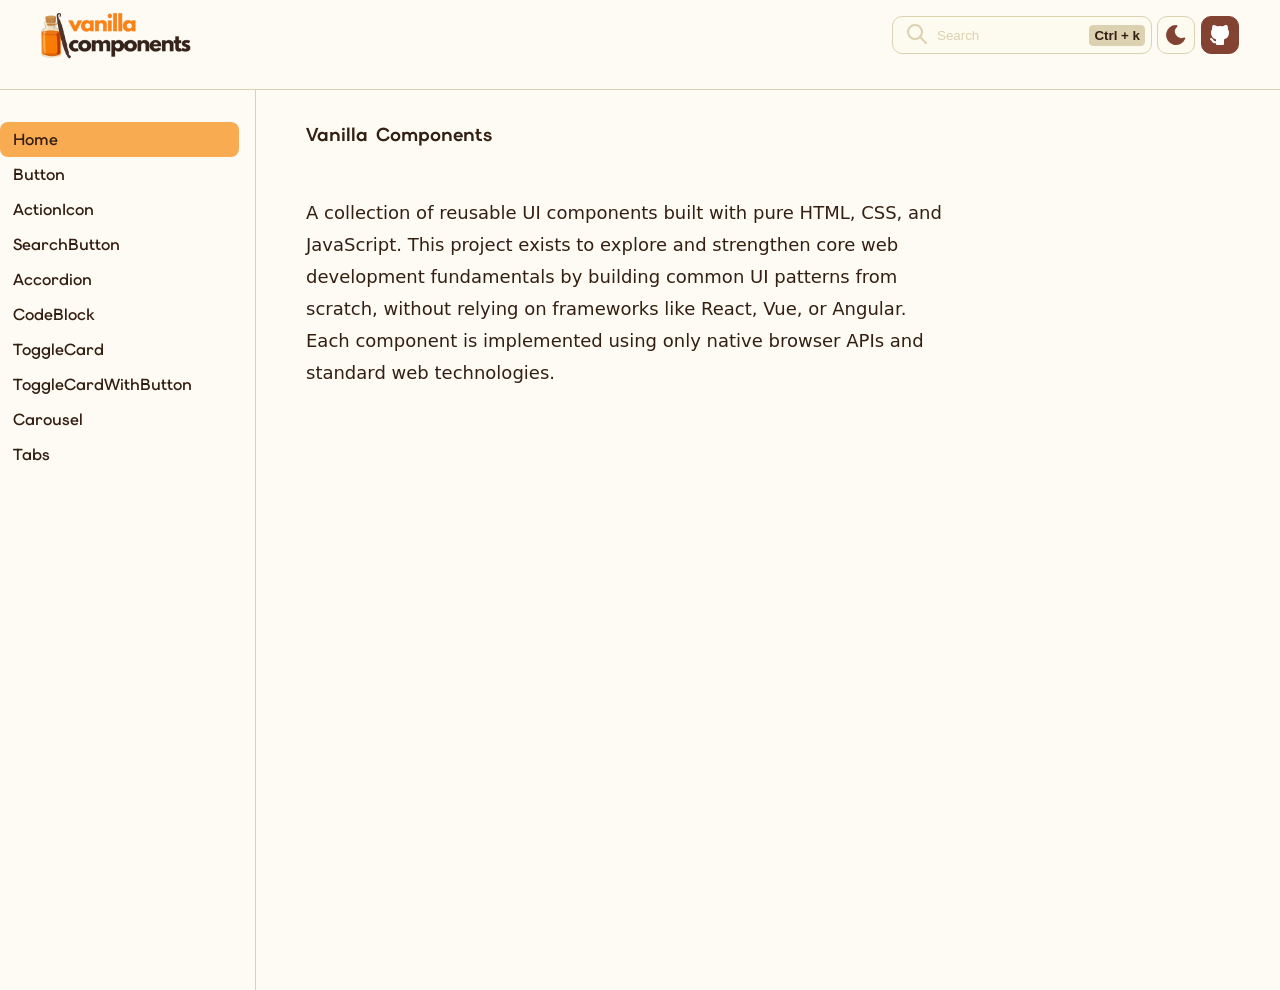
<file: index.html>
<!doctype html>
<html lang="en">
  <head>
    <meta charset="UTF-8" />
    <meta name="viewport" content="width=device-width, initial-scale=1.0" />
    <title>Vanilla Components</title>
    <script>document.documentElement.dataset.theme = localStorage.getItem("theme") || "0";</script>
    <link rel="stylesheet" href="styles.css" />
    <link rel="stylesheet" href="./components/ActionIcon/actionIcon.css" />
    <link rel="stylesheet" href="./components/Title/title.css" />
    <link rel="stylesheet" href="./components/SearchButton/searchButton.css" />
    <link rel="stylesheet" href="./components/NavList/navList.css" />
    <link rel="stylesheet" href="./components/SearchModal/searchModal.css" />
    <link rel="stylesheet" href="./components/ToggleCard/toggleCard.css" />

    <script src="app.js" type="module"></script>
    
  </head>
  <body>
    <main>
      <site-header class="site-header"></site-header>
      <div class="container">
        <site-sidebar class="sidebar"></site-sidebar>

        <site-mobile-menu> </site-mobile-menu>

        <section class="content" id="main-page">
          <article class="card">
            <h1 class="title">Vanilla Components</h1>
            <p class="text">
              A collection of reusable UI components built with pure HTML, CSS,
              and JavaScript. This project exists to explore and strengthen core
              web development fundamentals by building common UI patterns from
              scratch, without relying on frameworks like React, Vue, or
              Angular. Each component is implemented using only native browser
              APIs and standard web technologies.
            </p>
          </article>
          <site-search></site-search>
        </section>
      </div>
    </main>
  </body>
</html>
</file>
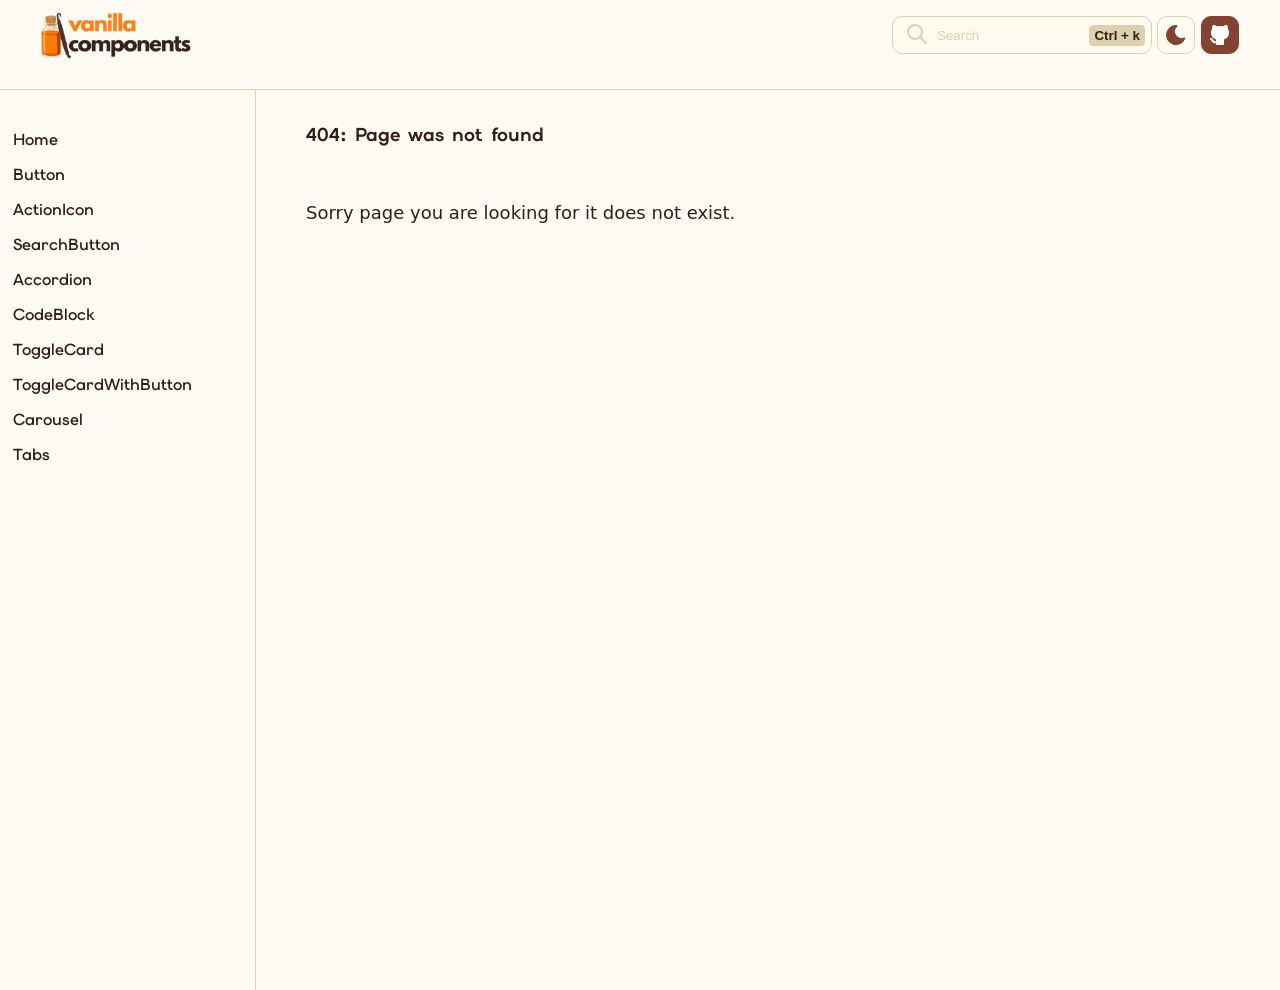
<file: components/index.html>
<!doctype html>
<html lang="en">
  <head>
    <meta charset="UTF-8" />
    <meta name="viewport" content="width=device-width, initial-scale=1.0" />
    <title>Vanilla Components</title>
    <script>document.documentElement.dataset.theme = localStorage.getItem("theme") || "0";</script>
    <link rel="stylesheet" href="../styles.css" />
    <link rel="stylesheet" href="./ActionIcon/actionIcon.css" />
    <link rel="stylesheet" href="./Title/title.css" />
    <link rel="stylesheet" href="./SearchButton/searchButton.css" />
    <link rel="stylesheet" href="./NavList/navList.css" />
    <link rel="stylesheet" href="./SearchModal/searchModal.css" />

    <script src="../app.js" type="module"></script>
  </head>
  <body>
    <main>
      <site-header class="site-header"></site-header>
      <div class="container">
        <site-sidebar class="sidebar"></site-sidebar>
        <site-mobile-menu> </site-mobile-menu>

        <section class="content">
          <article class="card">
            <h1 class="title">404: Page was not found</h1>
            <p class="text">
              Sorry page you are looking for it does not exist.
            </p>
          </article>
          <site-search></site-search>
        </section>
      </div>
    </main>
  </body>
</html>
</file>
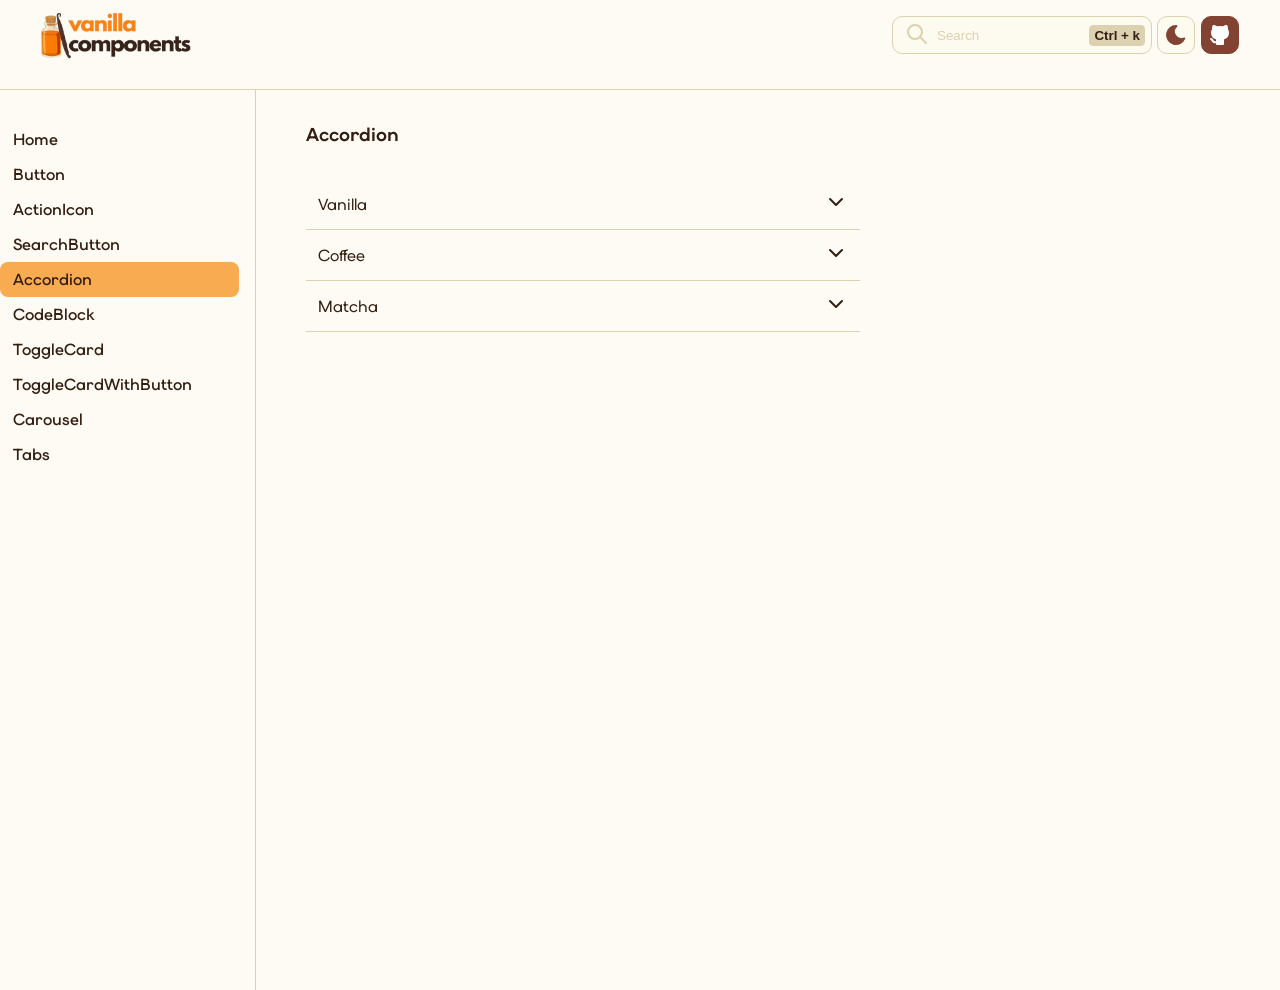
<file: components/Accordion/index.html>
<!doctype html>
<html lang="en">
  <head>
    <meta charset="UTF-8" />
    <meta name="viewport" content="width=device-width, initial-scale=1.0" />
    <title>Vanilla Components</title>
    <script>document.documentElement.dataset.theme = localStorage.getItem("theme") || "0";</script>
    <link rel="stylesheet" href="../../styles.css" />
    <link rel="stylesheet" href="../ActionIcon/actionIcon.css" />
    <link rel="stylesheet" href="../Title/title.css" />
    <link rel="stylesheet" href="../SearchButton/searchButton.css" />
    <link rel="stylesheet" href="../NavList/navList.css" />
    <link rel="stylesheet" href="../SearchModal/searchModal.css" />
    <link rel="stylesheet" href="./accordion.css" />
    

    <script src="../../app.js" type="module"></script>
    <script src="index.js" type="module"></script>
  </head>
  <body>
    <main>
      <site-header class="site-header"></site-header>
      <div class="container">
        <site-sidebar class="sidebar"></site-sidebar>
        <site-mobile-menu> </site-mobile-menu>

        <section class="content">
          <article class="card">
            <div class="accordion">
              <details class="accordion__detail">
                <summary class="accordion__summary">
                  <span class="accordion__title">🍵 Matcha</span>
                  <span class="accordion__icon"
                    ><svg
                      xmlns="http://www.w3.org/2000/svg"
                      width="20"
                      height="20"
                      viewBox="0 0 24 24"
                      fill="none"
                      stroke="currentColor"
                      stroke-width="2"
                      stroke-linecap="round"
                      stroke-linejoin="round"
                      class="icon icon-tabler icons-tabler-outline icon-tabler-chevron-down"
                    >
                      <path stroke="none" d="M0 0h24v24H0z" fill="none" />
                      <path d="M6 9l6 6l6 -6" /></svg
                  ></span>
                </summary>
                <p class="accordion__text">
                  A green powder made from ground green tea leaves that is used
                  to make tea and other beverages and as a flavoring agent.
                </p>
              </details>
              <details class="accordion__detail">
                <summary class="accordion__summary">
                  <span class="accordion__title">🍵 Matcha</span>
                  <span class="accordion__icon"
                    ><svg
                      xmlns="http://www.w3.org/2000/svg"
                      width="20"
                      height="20"
                      viewBox="0 0 24 24"
                      fill="none"
                      stroke="currentColor"
                      stroke-width="2"
                      stroke-linecap="round"
                      stroke-linejoin="round"
                      class="icon icon-tabler icons-tabler-outline icon-tabler-chevron-down"
                    >
                      <path stroke="none" d="M0 0h24v24H0z" fill="none" />
                      <path d="M6 9l6 6l6 -6" /></svg
                  ></span>
                </summary>
                <p class="accordion__text">
                  A green powder made from ground green tea leaves that is used
                  to make tea and other beverages and as a flavoring agent.
                </p>
              </details>
            </div>
          </article>
          <site-search></site-search>
        </section>
      </div>
    </main>
  </body>
</html>
</file>
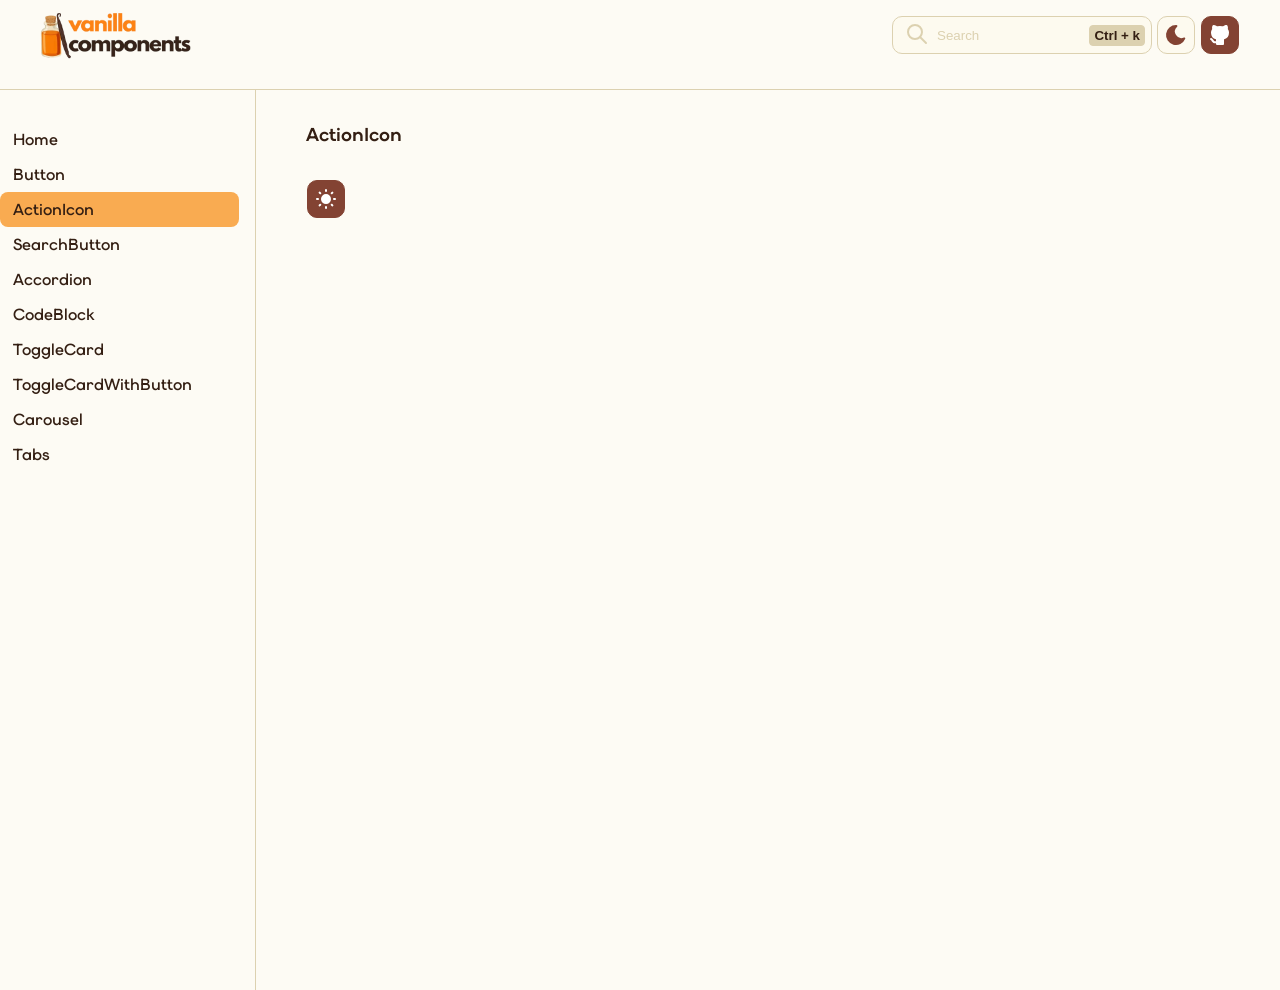
<file: components/ActionIcon/index.html>
<!doctype html>
<html lang="en">
  <head>
    <meta charset="UTF-8" />
    <meta name="viewport" content="width=device-width, initial-scale=1.0" />
    <title>Vanilla Components</title>
    <script>document.documentElement.dataset.theme = localStorage.getItem("theme") || "0";</script>
    <link rel="stylesheet" href="../../styles.css" />
    <link rel="stylesheet" href="./actionIcon.css" />
    <link rel="stylesheet" href="../Title/title.css" />
    <link rel="stylesheet" href="../SearchButton/searchButton.css" />
    <link rel="stylesheet" href="../NavList/navList.css" />
    <link rel="stylesheet" href="../SearchModal/searchModal.css" />

    <script src="../../app.js" type="module"></script>
    <script src="index.js" type="module"></script>
  </head>
  <body>
    <main>
      <site-header class="site-header"></site-header>
      <div class="container">
        <site-sidebar class="sidebar"></site-sidebar>
        <site-mobile-menu> </site-mobile-menu>

        <section class="content">
          <article class="card"></article>
          <site-search></site-search>
        </section>
      </div>
    </main>
  </body>
</html>
</file>
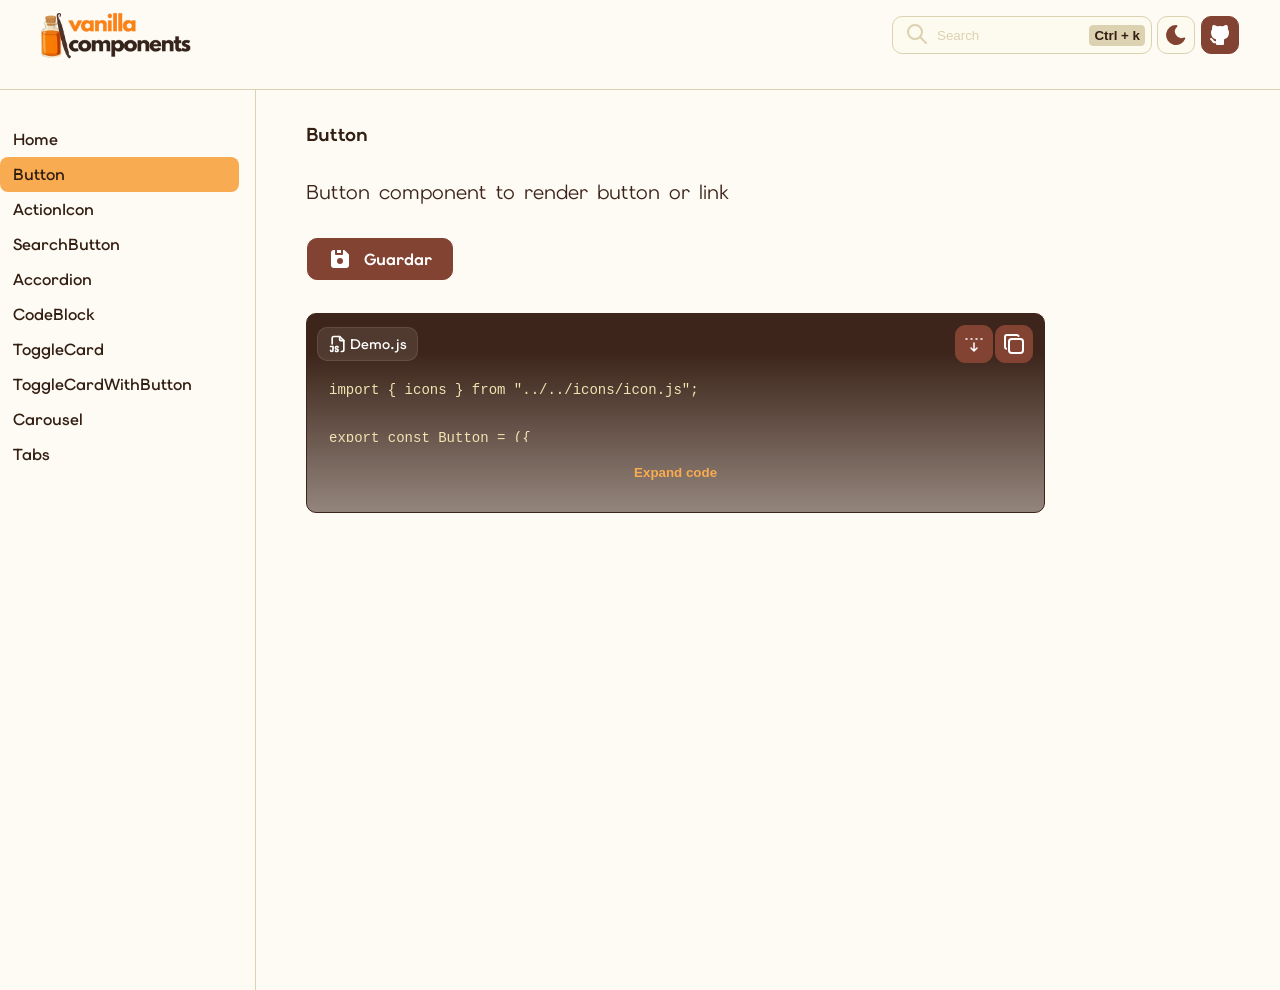
<file: components/Button/index.html>
<!doctype html>
<html lang="en">
  <head>
    <meta charset="UTF-8" />
    <meta name="viewport" content="width=device-width, initial-scale=1.0" />
    <title>Vanilla Components</title>
    <script>document.documentElement.dataset.theme = localStorage.getItem("theme") || "0";</script>
    <link rel="stylesheet" href="../../styles.css" />
    <link rel="stylesheet" href="./button.css" />
    <link rel="stylesheet" href="../ActionIcon/actionIcon.css" />
    <link rel="stylesheet" href="../Title/title.css" />
    <link rel="stylesheet" href="../Description/description.css" />
    <link rel="stylesheet" href="../SearchButton/searchButton.css" />
    <link rel="stylesheet" href="../NavList/navList.css" />
    <link rel="stylesheet" href="../SearchModal/searchModal.css" />
    <link rel="stylesheet" href="../CodeBlock/codeBlock.css">

    <script src="../../app.js" type="module"></script>
    <script src="index.js" type="module"></script>
  </head>
  <body>
    <main>
      <site-header class="site-header"></site-header>
      <div class="container">
        <site-sidebar class="sidebar"></site-sidebar>
        <site-mobile-menu> </site-mobile-menu>

        <section class="content">
          <article class="card"></article>
          <site-search></site-search>
        </section>
      </div>
    </main>
  </body>
</html>
</file>
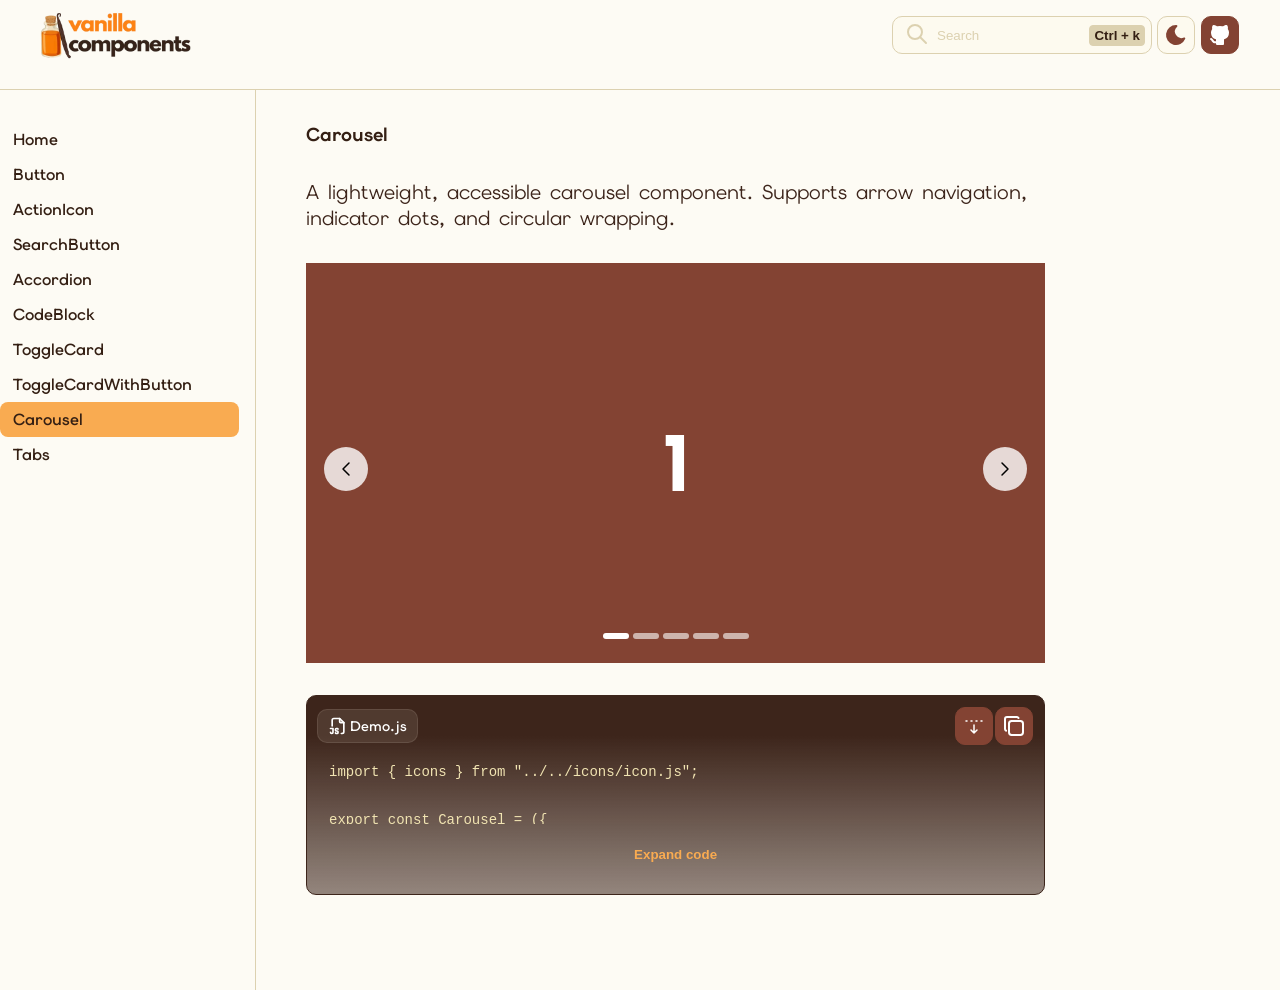
<file: components/Carousel/index.html>
<!doctype html>
<html lang="en">
  <head>
    <meta charset="UTF-8" />
    <meta name="viewport" content="width=device-width, initial-scale=1.0" />
    <title>Vanilla Components</title>
    <script>document.documentElement.dataset.theme = localStorage.getItem("theme") || "0";</script>
    <link rel="stylesheet" href="../../styles.css" />
    <link rel="stylesheet" href="./carousel.css" />
    <link rel="stylesheet" href="../ActionIcon/actionIcon.css" />
    <link rel="stylesheet" href="../Title/title.css" />
    <link rel="stylesheet" href="../Description/description.css" />
    <link rel="stylesheet" href="../SearchButton/searchButton.css" />
    <link rel="stylesheet" href="../NavList/navList.css" />
    <link rel="stylesheet" href="../SearchModal/searchModal.css" />
    <link rel="stylesheet" href="../CodeBlock/codeBlock.css" />

    <script src="../../app.js" type="module"></script>
    <script src="index.js" type="module"></script>
  </head>
  <body>
    <main>
      <site-header class="site-header"></site-header>
      <div class="container">
        <site-sidebar class="sidebar"></site-sidebar>
        <site-mobile-menu> </site-mobile-menu>

        <section class="content">
          <article class="card"></article>
          <site-search></site-search>
        </section>
      </div>
    </main>
  </body>
</html>
</file>
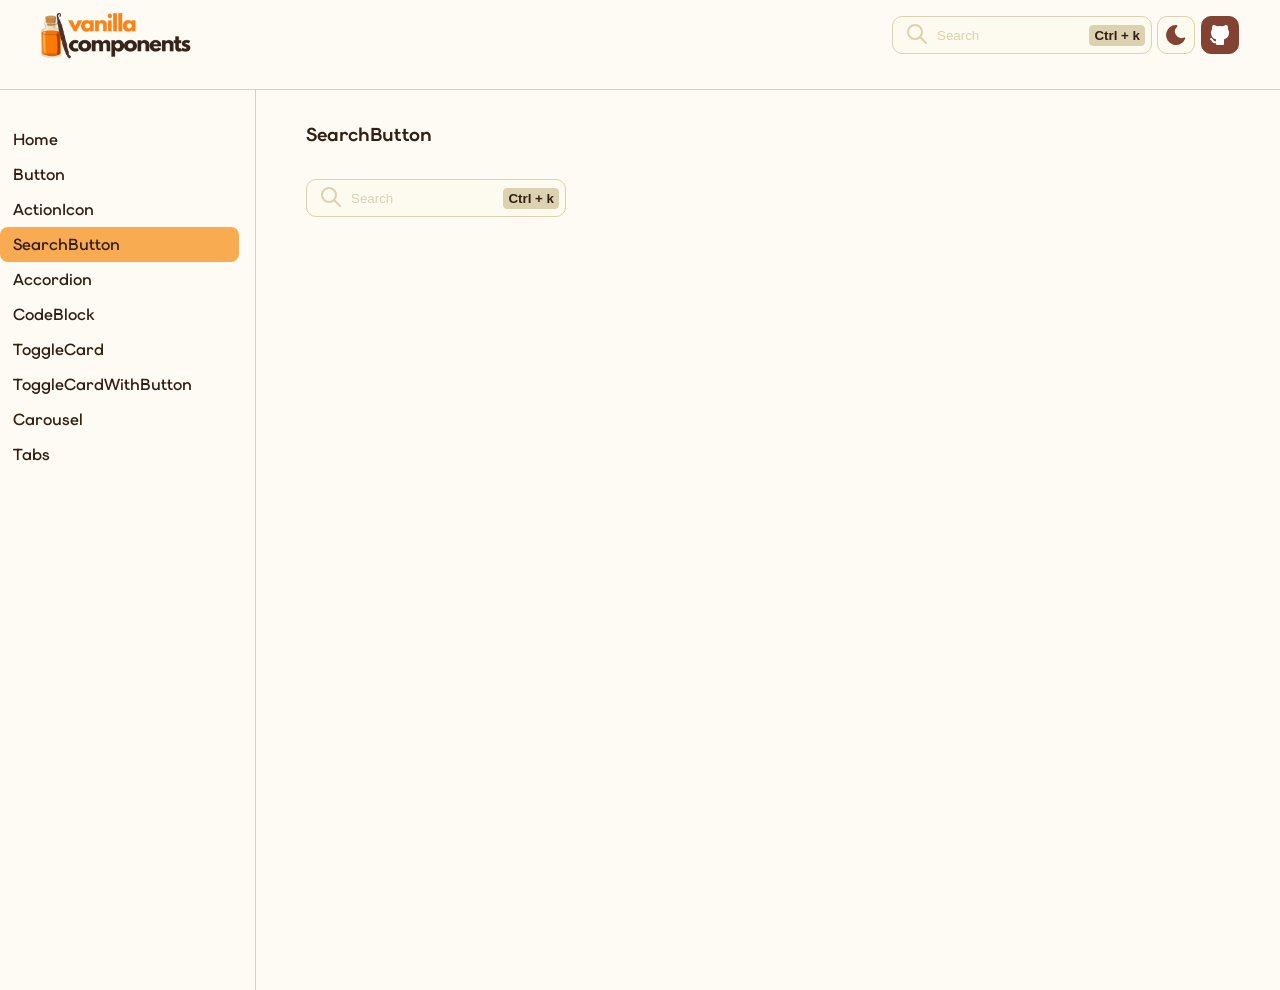
<file: components/SearchButton/index.html>
<!doctype html>
<html lang="en">
  <head>
    <meta charset="UTF-8" />
    <meta name="viewport" content="width=device-width, initial-scale=1.0" />
    <title>Vanilla Components</title>
    <script>document.documentElement.dataset.theme = localStorage.getItem("theme") || "0";</script>
    <link rel="stylesheet" href="../../styles.css" />
    <link rel="stylesheet" href="./searchButton.css" />
    <link rel="stylesheet" href="../ActionIcon/actionIcon.css" />
    <link rel="stylesheet" href="../Title/title.css" />
    <link rel="stylesheet" href="../NavList/navList.css" />
    <link rel="stylesheet" href="../SearchModal/searchModal.css" />

    <script src="../../app.js" type="module"></script>
    <script src="index.js" type="module"></script>
  </head>
  <body>
    <main>
      <site-header class="site-header"></site-header>
      <div class="container">
        <site-sidebar class="sidebar"></site-sidebar>
        <site-mobile-menu> </site-mobile-menu>

        <section class="content">
          <article class="card"></article>
          <site-search></site-search>
        </section>
      </div>
    </main>
  </body>
</html>
</file>
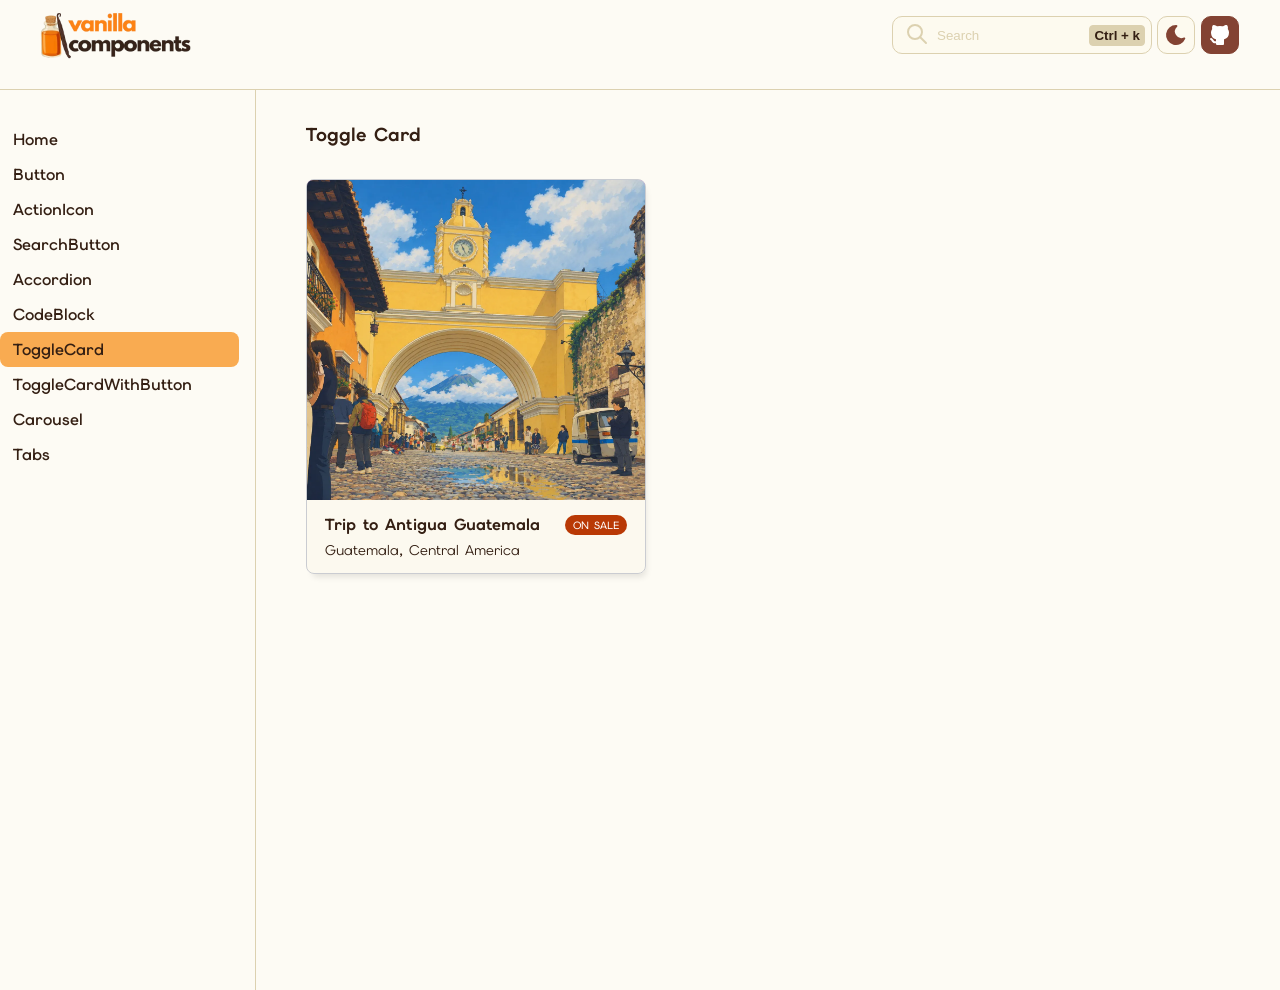
<file: components/ToggleCard/index.html>
<!doctype html>
<html lang="en">
  <head>
    <meta charset="UTF-8" />
    <meta name="viewport" content="width=device-width, initial-scale=1.0" />
    <title>Vanilla Components</title>
    <script>document.documentElement.dataset.theme = localStorage.getItem("theme") || "0";</script>
    <link rel="stylesheet" href="../../styles.css" />
    <link rel="stylesheet" href="../ActionIcon/actionIcon.css" />
    <link rel="stylesheet" href="../Title/title.css" />
    <link rel="stylesheet" href="../SearchButton/searchButton.css" />
    <link rel="stylesheet" href="../NavList/navList.css" />
    <link rel="stylesheet" href="../SearchModal/searchModal.css" />
    <link rel="stylesheet" href="./toggleCard.css" />

    <script src="../../app.js" type="module"></script>
    <script src="index.js" type="module"></script>
  </head>
  <body>
    <main>
      <site-header class="site-header"></site-header>
      <div class="container">
        <site-sidebar class="sidebar"></site-sidebar>
        <site-mobile-menu> </site-mobile-menu>

        <section class="content">
          <article class="card">
          </article>
          <site-search></site-search>
        </section>
      </div>
    </main>
  </body>
</html>
</file>
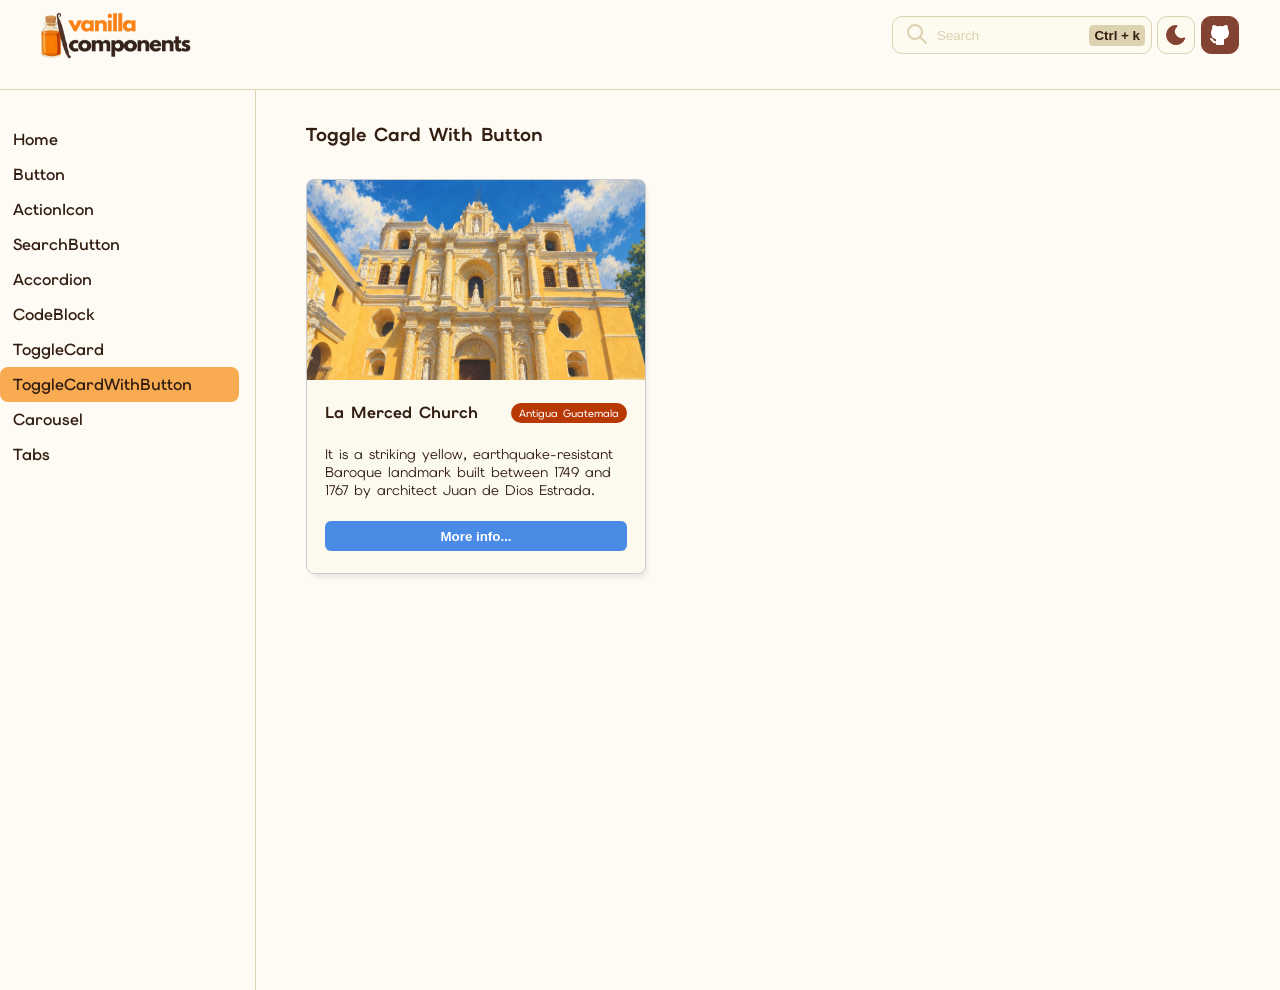
<file: components/ToggleCardWithButton/index.html>
<!doctype html>
<html lang="en">
  <head>
    <meta charset="UTF-8" />
    <meta name="viewport" content="width=device-width, initial-scale=1.0" />
    <title>Vanilla Components</title>
    <script>document.documentElement.dataset.theme = localStorage.getItem("theme") || "0";</script>
    <link rel="stylesheet" href="../../styles.css" />
    <link rel="stylesheet" href="../ActionIcon/actionIcon.css" />
    <link rel="stylesheet" href="../Title/title.css" />
    <link rel="stylesheet" href="../SearchButton/searchButton.css" />
    <link rel="stylesheet" href="../NavList/navList.css" />
    <link rel="stylesheet" href="../SearchModal/searchModal.css" />
    <link rel="stylesheet" href="./toggleCardWithButton.css" />

    <script src="../../app.js" type="module"></script>
    <script src="index.js" type="module"></script>
  </head>
  <body>
    <main>
      <site-header class="site-header"></site-header>
      <div class="container">
        <site-sidebar class="sidebar"></site-sidebar>
        <site-mobile-menu> </site-mobile-menu>

        <section class="content">
          <article class="card">
          </article>
          <site-search></site-search>
        </section>
      </div>
    </main>
  </body>
</html>
</file>
<file: styles.css>
@font-face {
  font-family: "ElmsSans";
  src: url("./assets/fonts/Elms_Sans/ElmsSans-Regular.ttf");
  font-weight: 400;
}

@font-face {
  font-family: "ElmsSans";
  src: url("./assets/fonts/Elms_Sans/ElmsSans-Medium.ttf");
  font-weight: 500;
}

@font-face {
  font-family: "ElmsSans";
  src: url("./assets/fonts/Elms_Sans/ElmsSans-SemiBold.ttf");
  font-weight: 600;
}

@font-face {
  font-family: "ElmsSans";
  src: url("./assets/fonts/Elms_Sans/ElmsSans-Bold.ttf");
  font-weight: 700;
}

@font-face {
  font-family: "ElmsSans";
  src: url("./assets/fonts/Elms_Sans/ElmsSans-ExtraBold.ttf");
  font-weight: 800;
}

:root {
  --color-white: #ffffff;
  --color-vanilla-100: #f1e4b2;
  --color-vanilla-200: #dcd1b0;
  --color-vanilla-300: #dcd1b0;
  --color-gold-100: #f9ab51;
  --color-gold-200: #ff8215;
  --color-gold-300: #e86009;
  --color-gold-400: #b93905;
  --color-cork: #d59756;
  --color-cocoa-100: #834333; /* #5d4034;*/
  --color-cocoa-200: #3d251b;

  /* Mode colors */
  --background-color: #fdfbf4;
  --background-color-2: #dcd1b0;
  --font-color: #341f13;
  --font-color-2: #3d251b;
  --hover-color: #f1e4b2;
  --focus-color: #f9ab51;

  --skeleton-color: #ece4cc;
}

[data-theme="dark"] {
  --color-white: #ffffff;
  --color-vanilla-100: #f9f3dd;
  --color-vanilla-200: #dcd1b0;
  --color-vanilla-300: #cac1a6;
  --color-gold-100: #f9ab51;
  --color-gold-200: #ff8215;
  --color-gold-300: #e86009;
  --color-gold-400: #b93905;
  --color-cork: #d59756;
  --color-cocoa-100: #834333; /* #5d4034;*/
  --color-cocoa-200: #3d251b;

  /* Mode colors */
  --background-color: #4c4941;
  --background-color-2: #5d4034;
  --font-color: #fefefc;
  --font-color-2: #dcd1b0;
  --hover-color: #e86009;
  --focus-color: #b93905;

  --skeleton-color: #5a564d;
}

* {
  box-sizing: border-box;
}

body {
  display: flex;
  justify-content: center;
  font-family: "ElmsSans";
  background-color: var(--background-color);
  margin: 0;
  padding: 0;
}
main {
  width: 100%;
  display: flex;
  flex-direction: column;
  justify-content: flex-start;
  align-items: center;
  height: 100dvh;
}
.container {
  display: flex;
  justify-content: flex-start;
  align-items: flex-start;
  width: 100%;
  max-width: 1440px;
  position: relative;
}

.sidebar {
  border-right: 1px solid var(--color-vanilla-200);
  height: 100dvh;
  width: 20%;
  padding: 32px 16px 80px 0;
  @media (max-width: 768px) {
    display: none;
  }
}

.content {
  width: 80%;
  padding: 0 50px;
  @media (max-width: 768px) {
    width: 100%;
  }

  @media (max-width: 440px) {
    padding: 0 16px;
    width: 100%;
  }
}

.card {
  width: 100%;
  padding: 32px 0 48px 0;
  display: flex;
  flex-direction: column;
  justify-content: flex-start;
  align-items: flex-start;
  gap: 32px;
}

site-header {
  width: 100%;
  height: 90px;
  border-bottom: 1px solid var(--color-vanilla-200);
  display: flex;
  justify-content: center;
  flex-shrink: 0;

  padding: 10px 40px;

  @media (max-width: 1024px) {
    padding: 10px 16px;
  }
}

header {
  width: 100%;
  height: 52px;
  display: flex;
  justify-content: center;
}

.nav {
  max-width: 1440px;
  width: 100%;

  display: flex;
  justify-content: space-between;
}

.nav__logo {
  height: 48px;

  @media (max-width: 768px) {
    height: 38px;
  }
}

.nav__btns {
  display: flex;
  justify-content: center;
  align-items: center;
  gap: 4px;
  height: 50px;
}

.text {
  width: 70%;
  text-align: left;
  line-height: 32px;
  font-family: "ElmSans", system-ui;
  font-size: 18px;
  font-weight: 400;
  color: var(--font-color);

  @media (max-width: 440px) {
    width: 100%;
    font-size: 16px;
  }
}

.mobile__menu-container {
  position: absolute;
  width: 100%;
  height: 100%;
  z-index: 5;
  background-color: var(--background-color);
}

/* Hamburguer button */
.mobile__menu-btn {
  border: 1px solid transparent;
  border-radius: 10px;
  padding: 0;
  height: 34px;
  width: 34px;
  padding: 2px;
  margin: 1px;

  background: transparent;

  display: flex;
  flex-direction: column;
  justify-content: center;
  align-items: center;
  cursor: pointer;
  gap: 8px;

  @media (min-width: 769px) {
    display: none;
  }
}

.mobile__menu-btn > div {
  height: 2px;
  width: 100%;
  background-color: var(--font-color);
  border-radius: 6px;
  transition: all 0.5s;
  transform-origin: left;
}

.mobile__menu-btn--close div:first-child {
  transform: rotate(45deg);
}

.mobile__menu-btn--close div:nth-child(2) {
  opacity: 0;
}

.mobile__menu-btn--close div:last-child {
  transform: rotate(-45deg);
}

/* SKELETON LOADER
   Custom elements are :not(:defined) until app.js registers them,
   and component pages start with an empty .card until index.js fills it. */

@keyframes skeleton-pulse {
  50% {
    opacity: 0.5;
  }
}

site-header:not(:defined),
site-sidebar:not(:defined),
.card:empty {
  &::before,
  &::after {
    content: "";
    display: block;
    animation: skeleton-pulse 1.5s ease-in-out infinite;
  }
}

/* Header: logo on the left, buttons on the right */
site-header:not(:defined) {
  justify-content: space-between;
  align-items: center;
  max-width: 1520px;

  &::before {
    width: 150px;
    height: 48px;
    border-radius: 8px;
    background-color: var(--skeleton-color);
  }

  &::after {
    width: 344px;
    height: 38px;
    border-radius: 10px;
    background-color: var(--skeleton-color);
  }

  @media (max-width: 768px) {
    &::before {
      width: 160px;
      height: 38px;
    }

    &::after {
      width: 120px;
    }
  }
}

/* Sidebar: one bar per nav item */
site-sidebar:not(:defined)::before {
  margin-left: 12px;
  height: calc(34px * 9);
  background: repeating-linear-gradient(
      var(--skeleton-color) 0 20px,
      transparent 20px 34px
    )
    0 7px / 70% 100% no-repeat;
}

/* Card: title, description and component preview */
.card:empty {
  &::before {
    width: 40%;
    height: 37px;
    border-radius: 8px;
    background-color: var(--skeleton-color);
  }

  &::after {
    width: 100%;
    height: 340px;
    background:
      linear-gradient(var(--skeleton-color) 0 0) 0 0 / 70% 18px no-repeat,
      linear-gradient(var(--skeleton-color) 0 0) 0 32px / 50% 18px no-repeat,
      linear-gradient(var(--skeleton-color) 0 0) 0 100px / 100% 240px no-repeat;
  }

  @media (max-width: 440px) {
    &::before {
      width: 70%;
    }
  }
}

@media (prefers-reduced-motion: reduce) {
  site-header:not(:defined),
  site-sidebar:not(:defined),
  .card:empty {
    &::before,
    &::after {
      animation: none;
    }
  }
}

.hidden{
  display: none;
}
</file>
<file: components/ActionIcon/actionIcon.css>
.action-icon {
  border: 1px solid var(--color-cocoa-100);
  border-radius: 10px;
  padding: 0;
  height: 38px;
  width: 38px;
  margin: 1px;

  background: transparent;

  display: flex;
  flex-direction: column;
  justify-content: center;
  align-items: center;
  cursor: pointer;
}

.action-icon__icon {
  color: var(--color-white);
  width: 24px;
  height: 24px;
}

.action-icon__icon > svg {
  width: 24px;
  height: 24px;
}

.action-icon--primary {
  background-color: var(--color-cocoa-100);

  .action-icon__icon {
    color: var(--color-white);
  }
}

.action-icon--secondary {
  background-color: var(--color-vanilla-100);

  .action-icon__icon {
    color: var(--color-cocoa-200);
  }
}

.action-icon--dark {
  background-color: rgba(249, 243, 221, 0.2);
  border: 1px solid var(--color-vanilla-200);

  .action-icon__icon {
    color: var(--color-cocoa-100);
  }
}

.action-icon--light {
  background-color: rgba(249, 243, 221, 0.2);
  border: 1px solid var(--color-vanilla-200);

  .action-icon__icon {
    color: var(--color-white);
  }
}

@media (hover: hover) {
  .action-icon--primary:hover {
    background-color: var(--color-cocoa-200);
    color: var(--color-white);
  }

  .action-icon--secondary:hover {
    background-color: var(--color-cork);
    color: var(--color-cocoa-200);
  }
}

.hidden {
  display: none;
}
</file>
<file: components/Title/title.css>
.title {
  margin: 0;
  color: var(--font-color);
}
</file>
<file: components/SearchButton/searchButton.css>
.search__btn {
  border: 1px solid var(--color-vanilla-200);
  height: 38px;
  width: 260px;
  border-radius: 10px;
  background: rgba(249, 243, 221, 0.2);
  padding: 0 4px;

  display: flex;
  justify-content: space-between;
  align-items: center;
  cursor: pointer;

  @media (max-width: 768px) {
    padding: 0;

    width: 38px;
    margin: 1px;

    background: transparent;

    flex-direction: column;
    justify-content: center;
    overflow: hidden;
  }
}

.search__btn > div {
  display: flex;
  justify-content: center;
  align-items: center;
}

.search__icon {
  color: var(--color-vanilla-300);
  padding: 0 8px;
}

.search__text {
  color: var(--color-vanilla-300);
  @media (max-width: 768px) {
    display: none;
  }
}

.search__tag {
  border: 1px solid var(--background-color-2);
  color: var(--font-color);
  padding: 2px 4px;
  margin: 2px;
  font-weight: 600;
  background-color: var(--background-color-2);
  border-radius: 4px;
  @media (max-width: 768px) {
    display: none;
  }
}
</file>
<file: components/NavList/navList.css>
.menu__list {
  list-style: none;
  padding: 0;
  margin: 0;
  width: 100%;
}

.menu__list li {
  width: 100%;
}

.list__link {
  display: block;
  text-decoration: none;
  width: 100%;
  border-radius: 8px;
  border: 1px solid transparent;
  font-weight: 600;
  color: var(--font-color);
  padding: 6px 12px;
}

.list__link--search__components {
  height: 50px;
  display: flex;
  justify-content: start;
  align-items: center;
}

@media (hover: hover) {
  .list__link:hover {
    background-color: var(--hover-color);
  }
}

.list__link:focus {
  background-color: var(--focus-color);
}

.link--active {
  background-color: var(--focus-color);
}

/* MOBILE NAVLIST */
.mobile {
  display: flex;
  flex-direction: column;
  justify-content: center;
  align-items: center;
  list-style: none;
  margin: 18px 0;
  padding: 0 16px;

  width: 100%;
}

.mobile li {
  width: 100%;
  display: flex;
  flex-direction: column;
  justify-content: center;
  list-style: none;
  align-items: center;
}
.list__link--mobile {
  width: 100%;
  text-align: center;
}

.hidden {
  display: none;
}
</file>
<file: components/SearchModal/searchModal.css>
/* DIALOG */
.search__dialog[open] {
  width: 30%;
  border: 1px solid transparent;
  background-color: var(--background-color);
  padding: 4px;
  border-radius: 10px;
  margin: 0;
  top: 10%;
  margin-inline: auto;

  @media (max-width: 768px) {
    width: 90%;
  }
}

.search__dialog::backdrop {
  backdrop-filter: blur(4px);
  background-color: rgb(0, 0, 0, 0.3);
}

.search__entry {
  width: 100%;
  height: 50px;
  display: flex;
  justify-content: center;
  align-items: center;
  border-bottom: 1px solid var(--color-vanilla-200);
  margin-bottom: 4px;
}

.search__input {
  width: 92%;
  height: 36px;
  border: 1px solid transparent;
  font-family: "ElmsSans";
  font-weight: 400;
  font-size: 18px;
  background: transparent;
  color: var(--font-color);
}

.search__input:focus-visible {
  outline: 1px solid transparent;
  background: transparent;
}
.search__components {
  padding: 0 0 0 4px;
  margin: 0;
  list-style: none;

  li{
    list-style: none;
  }
}

.list_link {
  height: 36px;
}
</file>
<file: components/ToggleCard/toggleCard.css>
.toggle-card__flip-container {
  position: relative;
  width: 340px;
  height: 395px;
}

.toggle-card {
  width: 100%;
  height: 100%;
  position: absolute;
  transform-style: preserve-3d;
  transition: all 0.5s ease-out;
}

.toggle-card__flip-container:hover {
  .toggle-card {
    transform: rotateY(180deg);
  }
}

.toggle-card__front {
  position: absolute;
  width: 100%;
  height: 100%;
  backface-visibility: hidden;
  display: flex;
  flex-direction: column;
  justify-content: flex-start;
  align-items: center;
  border-radius: 8px;
  border: 1px solid #caccd1;
  background-color: rgba(249, 243, 221, 0.2);
  /* offset-x | offset-y | blur-radius | spread-radius | color */
  box-shadow: 3px 6px 6px -3px rgba(0, 0, 0, 0.1);
}

.toggle-card__back {
  position: absolute;
  width: 100%;
  height: 100%;
  backface-visibility: hidden;
  display: flex;
  flex-direction: column;
  border-radius: 8px;
  border: 1px solid #caccd1;
  background-color: rgba(249, 243, 221, 0.2);
  /* offset-x | offset-y | blur-radius | spread-radius | color */
  box-shadow: 3px 6px 6px -3px rgba(0, 0, 0, 0.1);

  transform: rotateY(180deg);
}

.toggle-card__image {
  width: 100%;
  height: 320px;
  background-color: plum;
  border-radius: 6px 6px 0 0;

  img {
    width: 100%;
    height: 320px;
    aspect-ratio: 5/4;
    border-radius: 6px 6px 0 0;
  }
}

.toggle-card__content {
  width: 100%;
  height: 100%;
  padding: 14px 18px;
  display: flex;
  flex-direction: column;
  justify-content: space-between;
}

.toggle-card__content--back {
  padding: 22px 26px;
  justify-content: center;
  align-items: center;
}

.toggle-card__header {
  display: flex;
  justify-content: space-between;
  align-items: center;
}

.toggle-card__title {
  font-size: 16px;
  margin: 0;
  color: var(--font-color);
}

.toggle-card__tag {
  font-size: 10.5px;
  color: #fff;
  font-weight: 500;
  background-color: var(--color-gold-400);
  padding: 3px 8px;
  border-radius: 10px;
}

.toggle-card__text {
  color: var(--font-color);
  line-height: 18px;
  font-size: 14px;
  margin: 0;
}

.toggle-card__text--back {
  color: var(--font-color);
  text-align: center;
  line-height: 26px;
  font-size: 18px;
}

.toggle-card__button {
  width: 100%;
  height: 30px;
  color: #fff;
  font-weight: 600;
  background-color: #4a8be6;
  border: 1px solid transparent;
  border-radius: 6px;
}
</file>
<file: components/Accordion/accordion.css>
.accordion {
  width: 60%;
  display: flex;
  flex-direction: column;
  justify-content: flex-start;
  align-items: flex-start;

  @media (max-width: 768px) {
    width: 100%;
  }
}

.accordion__detail {
  width: 100%;
  border-bottom: 1px solid var(--color-vanilla-200);
}

.accordion__summary {
  width: 100%;
  height: 50px;
  display: flex;
  justify-content: space-between;
  align-items: center;
  gap: 4px;
  padding: 0 12px;
  cursor: pointer;
  flex-wrap: nowrap;
}

.accordion__title {
  font-family: "ElmsSans";
  font-weight: 500;
  font-size: 16px;
  color: var(--font-color);
}

.accordion__text {
  padding: 0 14px;
  max-height: 0;
  overflow: hidden;
  color: var(--font-color);
  transition: max-height 0.4s ease;
}

.accordion__detail[open] .accordion__text {
  max-height: 500px;
}

.accordion__icon {
  color: var(--font-color);
  transition: transform 0.25s ease;
}

@media (hover: hover) {
  .accordion__summary:hover {
    background-color: var(--hover-color);
  }
}

.accordion__icon--open {
  transform: rotate(180deg);
}
</file>
<file: components/Button/button.css>
/* Button component */

.btn {
  border: 1px solid var(--color-cocoa-100);
  border-radius: 10px;
  padding: 0 20px;
  height: 42px;
  margin: 1px;
  font-family: "ElmsSans";
  font-weight: 700;
  font-size: 16px;
  background: transparent;

  display: inline-flex;
  flex-direction: row;
  justify-content: center;
  align-items: center;

  gap: 12px;
  cursor: pointer;
}

.btn__icon, .btn__text{
  display: flex;
  justify-content: center;
  align-items: center;
}

.btn--primary {
  background-color: var(--color-cocoa-100);
  color: var(--color-white);
}

.btn--secondary {
  background-color: var(--color-vanilla-100);
  color: var(--color-cocoa-200);
}

@media (hover: hover) {
  .btn--primary:hover {
    background-color: var(--color-cocoa-200);
    color: var(--color-white);
  }

  .btn--secondary:hover {
    background-color: var(--color-cork);
    color: var(--color-cocoa-200);
  }
}
</file>
<file: components/Description/description.css>
.description{
  color: var(--font-color-2);
  font-size: 20px;
  margin: 0;
  width: 80%;
}
</file>
<file: components/CodeBlock/codeBlock.css>
.code-block {
  background-color: var(--color-cocoa-200);
  border: 1px solid var(--color-cocoa-200);
  color: var(--color-vanilla-100);
  display: flex;
  flex-direction: column;
  justify-content: flex-start;
  align-items: flex-start;
  width: 80%;
  height: max-content;
  border-radius: 10px;
  line-height: 24px;
  font-size: 14px;
  font-weight: 400;
  min-height: 120px;
  padding: 10px;
  overflow-x:scroll;

  @media (max-width: 768px) {
    width: 100%;
  }
}

.collapse{
  height: 200px;
  overflow: hidden;
 background: linear-gradient(0deg,rgba(61, 37, 27, 0.56) 2%, rgba(61, 37, 27, 1) 80%, rgba(61, 37, 27, 1) 100%);
  /* mask-image: linear-gradient(var(--background-color) 80%, transparent); */
}

.code-block > pre {
  margin: 0 12px;
  padding-top: 14px;
  overflow: hidden;
}

.code-block__header {
  width: 100%;
  display: flex;
  flex-direction: row;
  justify-content: space-between;
  align-items: center;
}

.code-block__tag {
  border: 1px solid rgba(249, 243, 221, 0.1);
  background-color: rgba(249, 243, 221, 0.1);
  padding: 4px 10px;
  border-radius: 10px;

  display: flex;
  justify-content: center;
  align-items: center;
  gap: 2px;
  color: var(--color-white);
  font-size: 14px;
  font-weight: 600;
}

.code-block__tag > svg {
  width: 20px;
  height: 20px;
}

.btn-container{
  display: flex;
  justify-content: center;
  align-items: center;
}

.code-block__expand-code{
  width: 100%;
  display: flex;
  justify-content: center;
  
}

.btn__expand-code {
  width: 100px;
  height: 60px;
  border: 1px solid transparent;
  background: transparent;
  color: var(--color-gold-100);
  cursor: pointer;
  font-weight: 700;
}

.hidden{
  display: none;
}
</file>
<file: components/Carousel/carousel.css>
.carousel{
  position: relative;
  width: 80%;
}

.carousel__item-container{
  margin: 0;
  padding: 0;
}

.carousel__item{
  width: 100%;
  height: 400px;
  background: var(--color-cocoa-100);
  padding: 1em;
  text-align: center;

  display: none; 
}

.carousel__item--selected{
  display: flex;
  justify-content: center;
  align-items: center;

  p{
    font-size: 80px;
    font-weight: 800;
    color: white;
  }

  img{
    width: 70%;
    height: 100%;
    object-fit: cover;
  }
}

.carousel__nav{
  width: 100%;
  height: 54%;
  padding: 0 18px 20px;
  background: transparent;

  position: absolute;
  bottom: 0;
  left: 0;

  display: flex;
  flex-direction: column;
  justify-content: space-between;

  pointer-events: none; 
}

.carousel__button-container{
  width: 100%;
  text-align: center;
  padding: 0;
  margin: 0;
  list-style-type: none;
  display: flex;
  justify-content: center;
  align-items: center;
}

.carousel__button{
  width: 26px;
  height: 6px;
  background: rgba(255, 255, 255,0.6);
  border-radius: 4px;
  border: 1px solid transparent;
  padding: 0;

  display: inline-block;
  margin: 0 2px;
  cursor: pointer;

  position: relative;
  pointer-events: auto;
}

.carousel__button::after {
  content: "";
  position: absolute;
  inset: -10px -2px; /* área real: ~26x26 */
}

.carousel__button--selected{
  background: rgba(255, 255, 255,1);
}

.carousel__next-container{
  display: flex;
  width: 100%;
  justify-content: space-between;
  align-items: center;
}
.carousel__next{
  border: 1px solid transparent;
  background: rgba(255, 255, 255,0.8);
  border-radius: 50%;
  width: 44px;
  height: 44px;

  display: flex;
  justify-content: center;
  align-items: center;

  cursor: pointer;
  pointer-events: auto;
}

.carousel__button:focus-visible,
.carousel__next:focus-visible {
  outline: 3px solid white;
  outline-offset: 2px;
  box-shadow: 0 0 0 5px #000; /* doble anillo: se ve sobre fondo claro y oscuro */
}
</file>
<file: components/ToggleCardWithButton/toggleCardWithButton.css>
.toggle-card__flip-container {
  position: relative;
  width: 340px;
  height: 395px;
}

.toggle-card {
  width: 100%;
  height: 100%;
  position: absolute;
  transform-style: preserve-3d;
  transition: all 0.5s ease-out;
}

.flip {
  transform: rotateY(180deg);
}

.toggle-card__front {
  position: absolute;
  width: 100%;
  height: 100%;
  backface-visibility: hidden;
  display: flex;
  flex-direction: column;
  border-radius: 8px;
  border: 1px solid #caccd1;
  background-color: rgba(249, 243, 221, 0.2);
  /* offset-x | offset-y | blur-radius | spread-radius | color */
  box-shadow: 3px 6px 6px -3px rgba(0, 0, 0, 0.1);
}

.toggle-card__back {
  position: absolute;
  width: 100%;
  height: 100%;
  backface-visibility: hidden;
  display: flex;
  flex-direction: column;
  border-radius: 8px;
  border: 1px solid #caccd1;
  background-color: rgba(249, 243, 221, 0.2);
  /* offset-x | offset-y | blur-radius | spread-radius | color */
  box-shadow: 3px 6px 6px -3px rgba(0, 0, 0, 0.1);

  transform: rotateY(180deg);
}

.toggle-card__image {
  width: 100%;
  height: 200px;
  background-color: plum;
  border-radius: 6px 6px 0 0;

  img {
    width: 100%;
    height: 200px;
    aspect-ratio: 16/9;
    border-radius: 6px 6px 0 0;
  }
}

.toggle-card__content {
  width: 100%;
  height: 100%;
  padding: 22px 18px;
  display: flex;
  flex-direction: column;
  justify-content: space-between;
}

.toggle-card__content--back {
  padding: 22px 18px;
  justify-content: space-between;
  align-items: center;
}

.toggle-card__header {
  display: flex;
  justify-content: space-between;
  align-items: center;
}

.toggle-card__title {
  font-size: 16px;
  margin: 0;
  color: var(--font-color);
}

.toggle-card__tag {
  font-size: 10.5px;
  color: #fff;
  font-weight: 500;
  background-color: var(--color-gold-400);
  padding: 3px 8px;
  border-radius: 10px;
}

.toggle-card__text {
  color: var(--font-color);
  line-height: 18px;
  font-size: 14px;
}

.toggle-card__text--back {
  margin: 10px 8px;
  color: var(--font-color);
  text-align: center;
  vertical-align: middle;
  line-height: 26px;
  font-size: 16px;
}

.toggle-card__button {
  width: 100%;
  height: 30px;
  color: #fff;
  font-weight: 600;
  background-color: #4a8be6;
  border: 1px solid transparent;
  border-radius: 6px;
}
</file>
